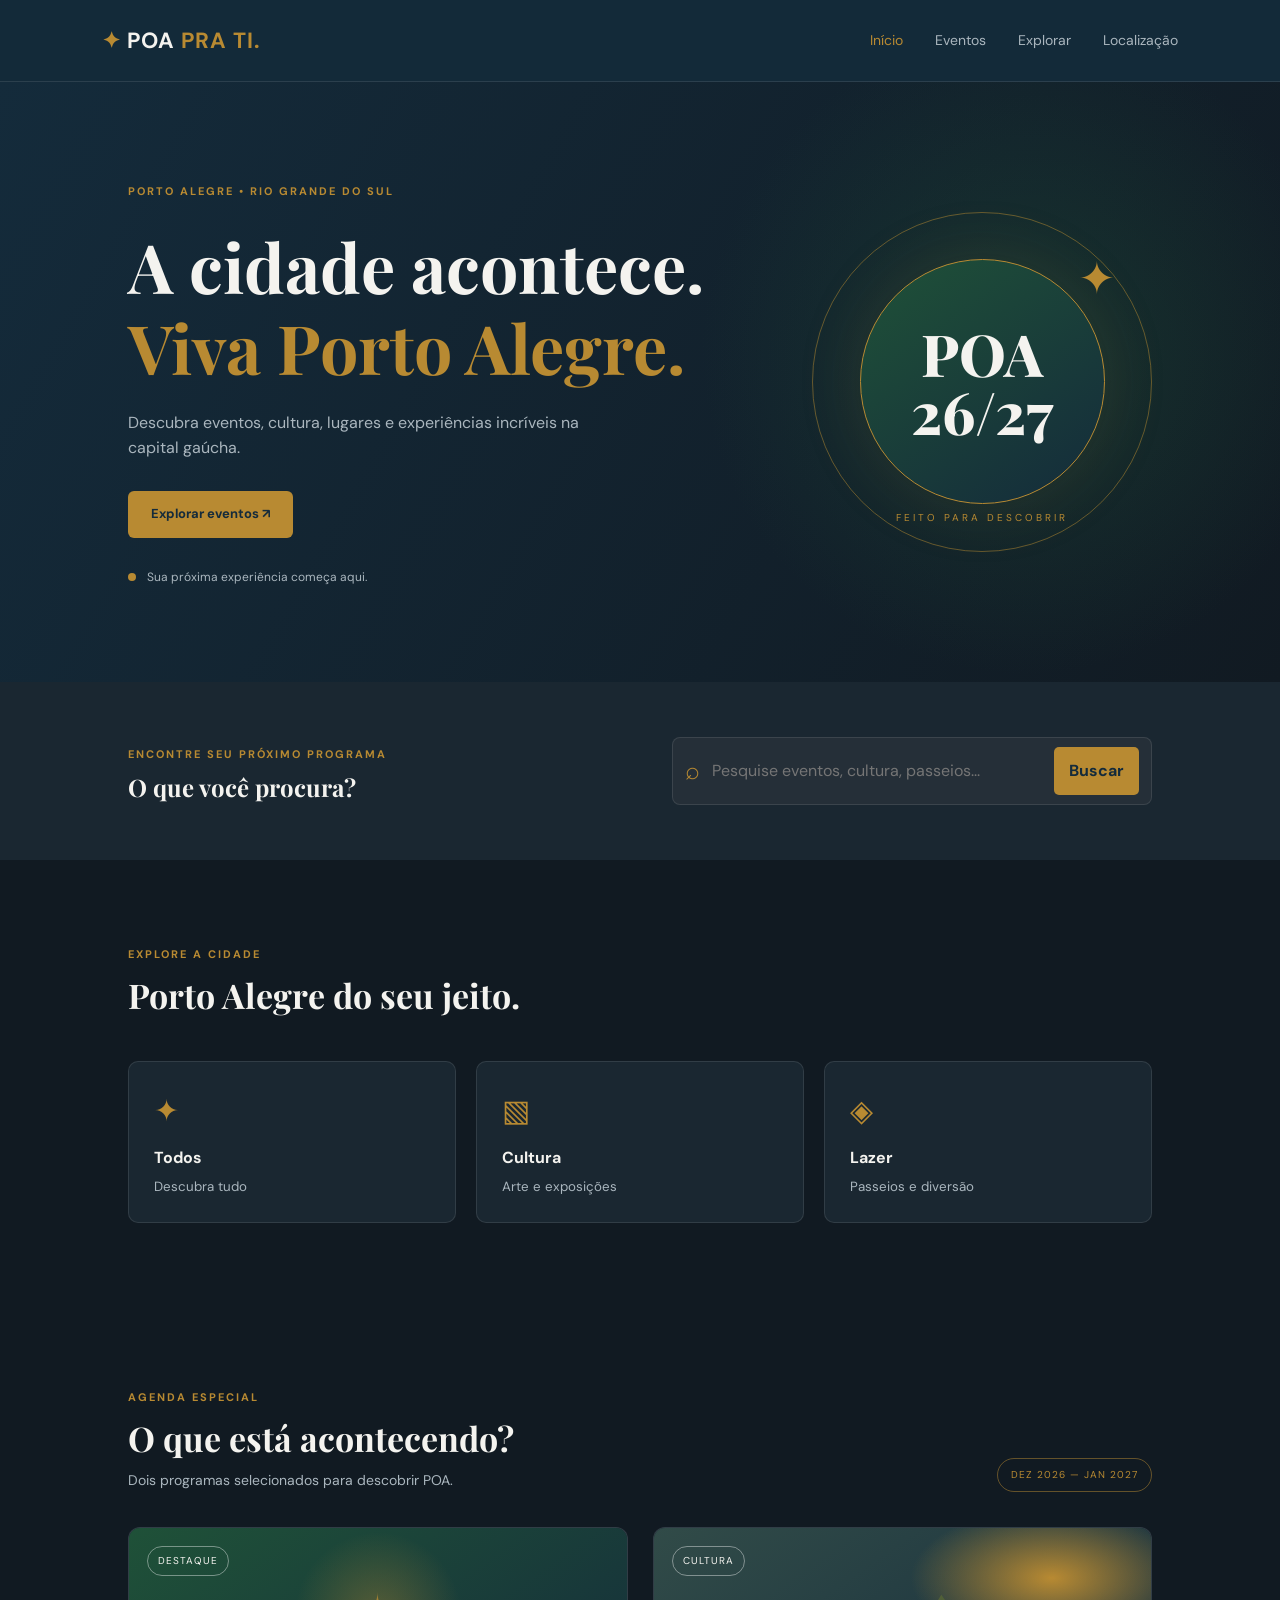
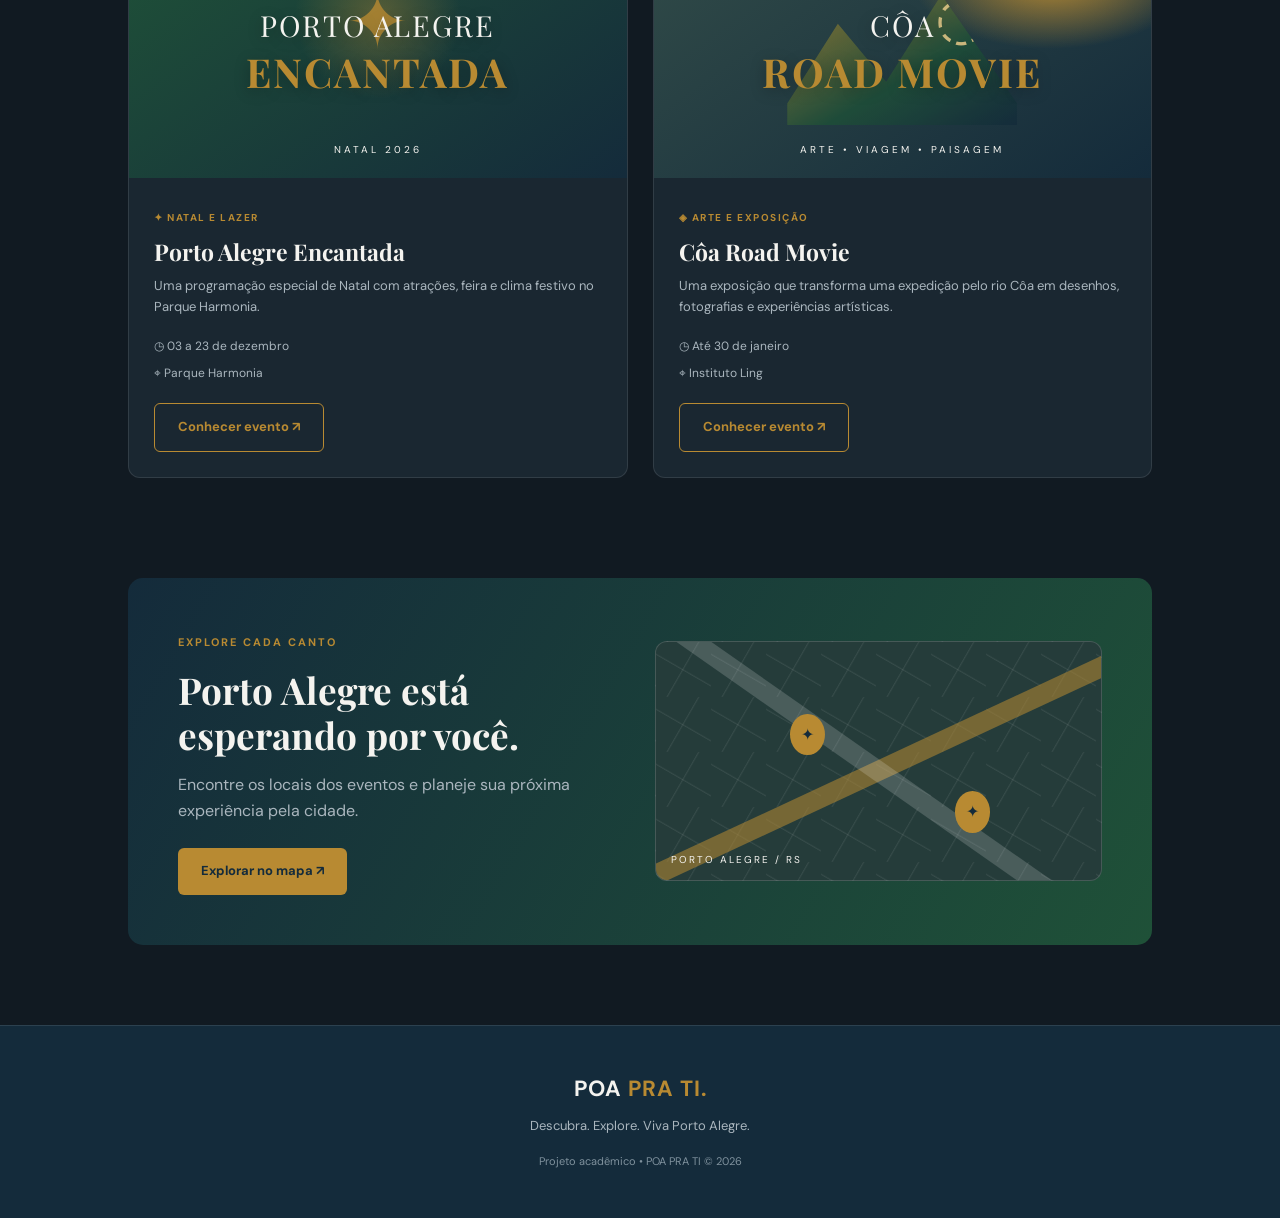
<file: index.html>
<!DOCTYPE html>
<html lang="pt-BR">
<head>
  <meta charset="UTF-8">
  <meta name="viewport" content="width=device-width, initial-scale=1.0">
  <title>POA PRA TI | Descubra Porto Alegre</title>
  <link rel="stylesheet" href="style.css">
  <script src="script.js" defer></script>
</head>
<body>

<header class="header">
  <a href="index.html" class="logo">
    <span class="logo-icon">✦</span>
    POA <span>PRA TI.</span>
  </a>

  <button class="menu-toggle" aria-label="Abrir menu">☰</button>

  <nav class="nav">
    <a href="index.html" class="active">Início</a>
    <a href="#eventos">Eventos</a>
    <a href="#categorias">Explorar</a>
    <a href="#mapa">Localização</a>
  </nav>
</header>

<main>

  <section class="hero">
    <div class="hero-content">
      <span class="eyebrow">PORTO ALEGRE • RIO GRANDE DO SUL</span>

      <h1>A cidade acontece.<br>
        <span>Viva Porto Alegre.</span>
      </h1>

      <p>
        Descubra eventos, cultura, lugares e experiências
        incríveis na capital gaúcha.
      </p>

      <a href="#eventos" class="btn-primary">
        Explorar eventos ↗
      </a>

      <div class="hero-note">
        <span class="gold-dot"></span>
        Sua próxima experiência começa aqui.
      </div>
    </div>

    <div class="hero-art">
      <div class="art-circle"></div>
      <div class="art-text">POA<br>26/27</div>
      <span class="art-star">✦</span>
      <span class="art-label">FEITO PARA DESCOBRIR</span>
    </div>
  </section>

  <section class="search-area">
    <div>
      <span class="eyebrow">ENCONTRE SEU PRÓXIMO PROGRAMA</span>
      <h2>O que você procura?</h2>
    </div>

    <div class="search-box">
      <span>⌕</span>
      <input type="text" id="searchInput"
        placeholder="Pesquise eventos, cultura, passeios...">
      <button id="searchButton">Buscar</button>
    </div>
  </section>

  <section class="section" id="categorias">
    <div class="section-heading">
      <div>
        <span class="eyebrow">EXPLORE A CIDADE</span>
        <h2>Porto Alegre do seu jeito.</h2>
      </div>
    </div>

    <div class="category-grid">
      <button class="category-card" data-filter="todos">
        <span>✦</span>
        <strong>Todos</strong>
        <small>Descubra tudo</small>
      </button>

      <button class="category-card" data-filter="cultura">
        <span>▧</span>
        <strong>Cultura</strong>
        <small>Arte e exposições</small>
      </button>

      <button class="category-card" data-filter="lazer">
        <span>◈</span>
        <strong>Lazer</strong>
        <small>Passeios e diversão</small>
      </button>
    </div>
  </section>

  <section class="section" id="eventos">
    <div class="section-heading">
      <div>
        <span class="eyebrow">AGENDA ESPECIAL</span>
        <h2>O que está acontecendo?</h2>
        <p>Dois programas selecionados para descobrir POA.</p>
      </div>
      <span class="live-label">DEZ 2026 — JAN 2027</span>
    </div>

    <div class="events-grid">

      <article class="event-card" data-category="lazer cultura">
        <div class="poster poster-christmas">
          <span class="poster-tag">DESTAQUE</span>
          <div class="poster-symbol">✦</div>
          <div class="poster-title">
            PORTO ALEGRE<br>
            <strong>ENCANTADA</strong>
          </div>
          <span class="poster-bottom">NATAL 2026</span>
        </div>

        <div class="event-info">
          <span class="event-type">✦ NATAL E LAZER</span>
          <h3>Porto Alegre Encantada</h3>
          <p>Uma programação especial de Natal com atrações, feira e clima festivo no Parque Harmonia.</p>

          <div class="event-meta">
            <span>◷ 03 a 23 de dezembro</span>
            <span>⌖ Parque Harmonia</span>
          </div>

          <a href="evento1.html" class="btn-outline">
            Conhecer evento ↗
          </a>
        </div>
      </article>

      <article class="event-card" data-category="cultura">
        <div class="poster poster-art">
          <span class="poster-tag">CULTURA</span>
          <div class="landscape-art">
            <span>◌</span>
          </div>
          <div class="poster-title">
            CÔA<br><strong>ROAD MOVIE</strong>
          </div>
          <span class="poster-bottom">ARTE • VIAGEM • PAISAGEM</span>
        </div>

        <div class="event-info">
          <span class="event-type">◈ ARTE E EXPOSIÇÃO</span>
          <h3>Côa Road Movie</h3>
          <p>Uma exposição que transforma uma expedição pelo rio Côa em desenhos, fotografias e experiências artísticas.</p>

          <div class="event-meta">
            <span>◷ Até 30 de janeiro</span>
            <span>⌖ Instituto Ling</span>
          </div>

          <a href="evento2.html" class="btn-outline">
            Conhecer evento ↗
          </a>
        </div>
      </article>

    </div>

    <p id="noResults" class="no-results" hidden>
      Nenhum evento encontrado. Tente outra pesquisa.
    </p>
  </section>

  <section class="map-section" id="mapa">
    <div class="map-content">
      <span class="eyebrow">EXPLORE CADA CANTO</span>
      <h2>Porto Alegre está<br>esperando por você.</h2>
      <p>Encontre os locais dos eventos e planeje sua próxima experiência pela cidade.</p>
      <a class="btn-primary"
        href="https://www.google.com/maps/search/?api=1&query=Porto+Alegre+RS"
        target="_blank" rel="noopener">
        Explorar no mapa ↗
      </a>
    </div>

    <div class="map-visual">
      <div class="map-road road-one"></div>
      <div class="map-road road-two"></div>
      <div class="map-pin pin-one">✦</div>
      <div class="map-pin pin-two">✦</div>
      <span class="map-name">PORTO ALEGRE / RS</span>
    </div>
  </section>

</main>

<footer class="footer">
  <a href="index.html" class="logo">POA <span>PRA TI.</span></a>
  <p>Descubra. Explore. Viva Porto Alegre.</p>
  <small>Projeto acadêmico • POA PRA TI © 2026</small>
</footer>

</body>
</html>
</file>
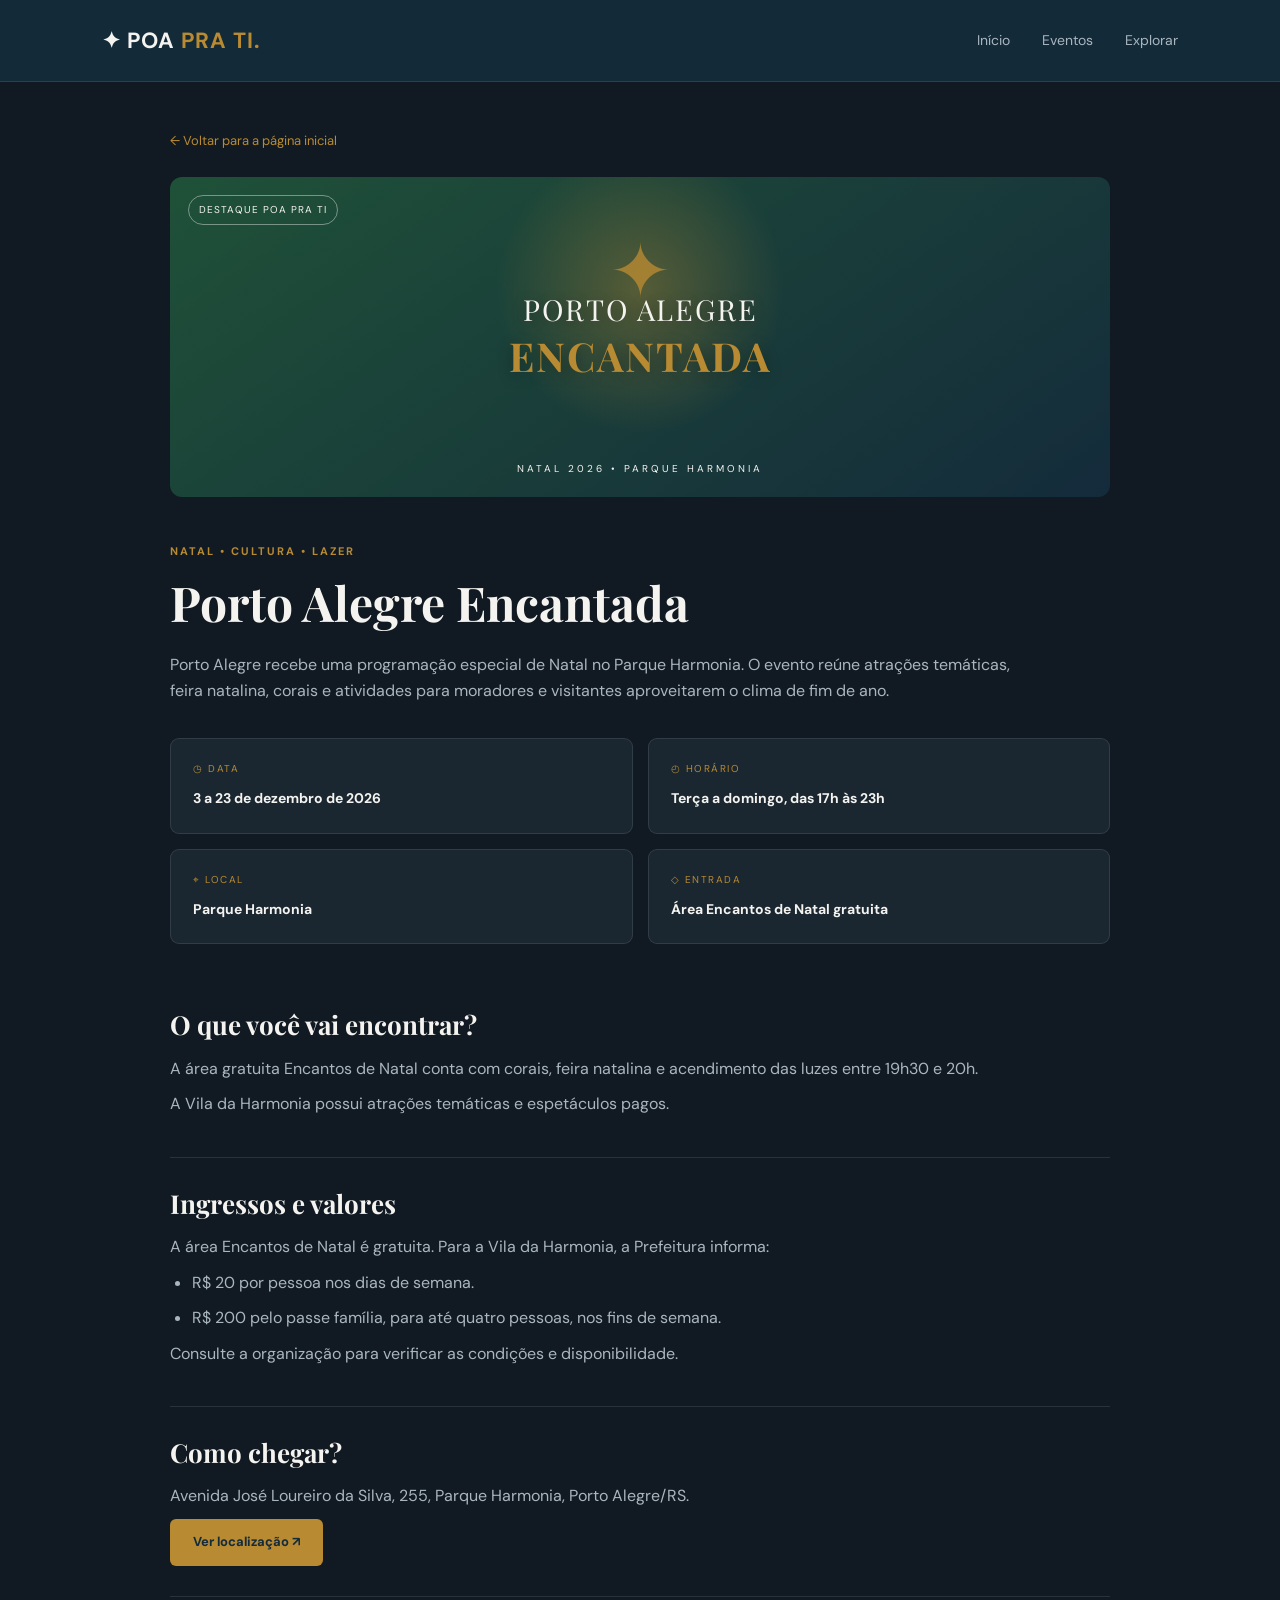
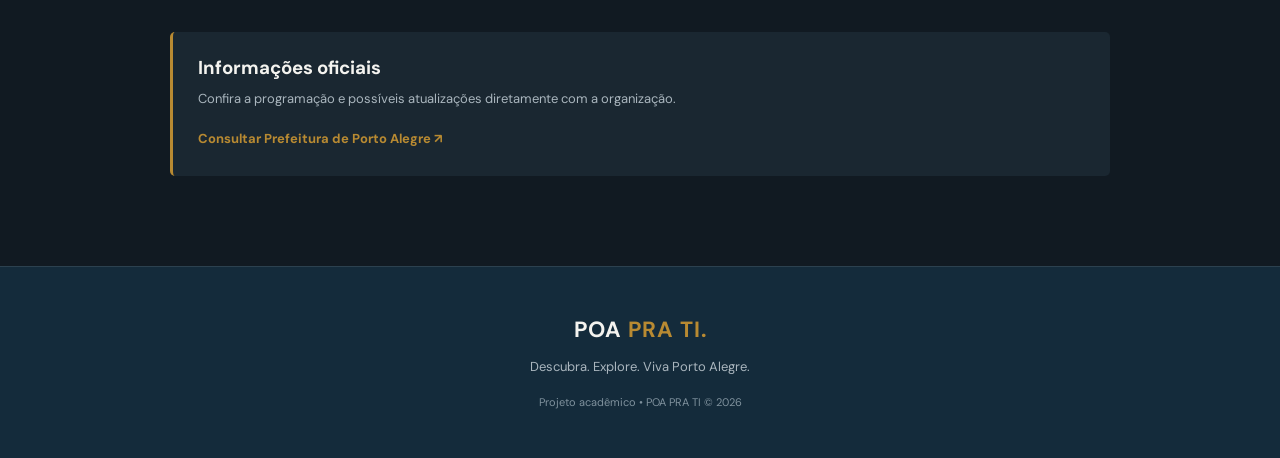
<file: evento1.html>
<!DOCTYPE html>
<html lang="pt-BR">
<head>
  <meta charset="UTF-8">
  <meta name="viewport" content="width=device-width, initial-scale=1.0">
  <title>Porto Alegre Encantada | POA PRA TI</title>
  <link rel="stylesheet" href="style.css">
  <script src="script.js" defer></script>
</head>
<body>

<header class="header">
  <a href="index.html" class="logo">✦ POA <span>PRA TI.</span></a>
  <button class="menu-toggle" aria-label="Abrir menu">☰</button>
  <nav class="nav">
    <a href="index.html">Início</a>
    <a href="index.html#eventos">Eventos</a>
    <a href="index.html#categorias">Explorar</a>
  </nav>
</header>

<main class="detail-page">

  <a href="index.html" class="back-link">← Voltar para a página inicial</a>

  <div class="detail-poster poster poster-christmas">
    <span class="poster-tag">DESTAQUE POA PRA TI</span>
    <div class="poster-symbol">✦</div>
    <div class="poster-title">
      PORTO ALEGRE<br>
      <strong>ENCANTADA</strong>
    </div>
    <span class="poster-bottom">NATAL 2026 • PARQUE HARMONIA</span>
  </div>

  <span class="eyebrow">NATAL • CULTURA • LAZER</span>
  <h1>Porto Alegre Encantada</h1>

  <p class="detail-description">
    Porto Alegre recebe uma programação especial de Natal
    no Parque Harmonia. O evento reúne atrações temáticas,
    feira natalina, corais e atividades para moradores
    e visitantes aproveitarem o clima de fim de ano.
  </p>

  <div class="details-grid">

    <div class="detail-box">
      <span>◷ DATA</span>
      <strong>3 a 23 de dezembro de 2026</strong>
    </div>

    <div class="detail-box">
      <span>◴ HORÁRIO</span>
      <strong>Terça a domingo, das 17h às 23h</strong>
    </div>

    <div class="detail-box">
      <span>⌖ LOCAL</span>
      <strong>Parque Harmonia</strong>
    </div>

    <div class="detail-box">
      <span>◇ ENTRADA</span>
      <strong>Área Encantos de Natal gratuita</strong>
    </div>

  </div>

  <section class="detail-section">
    <h2>O que você vai encontrar?</h2>
    <p>
      A área gratuita Encantos de Natal conta com corais,
      feira natalina e acendimento das luzes entre
      19h30 e 20h.
    </p>
    <p>
      A Vila da Harmonia possui atrações temáticas e
      espetáculos pagos.
    </p>
  </section>

  <section class="detail-section">
    <h2>Ingressos e valores</h2>
    <p>
      A área Encantos de Natal é gratuita.
      Para a Vila da Harmonia, a Prefeitura informa:
    </p>
    <ul>
      <li>R$ 20 por pessoa nos dias de semana.</li>
      <li>R$ 200 pelo passe família, para até quatro pessoas, nos fins de semana.</li>
    </ul>
    <p>Consulte a organização para verificar as condições e disponibilidade.</p>
  </section>

  <section class="detail-section">
    <h2>Como chegar?</h2>
    <p>
      Avenida José Loureiro da Silva, 255,
      Parque Harmonia, Porto Alegre/RS.
    </p>

    <a class="btn-primary"
      href="https://www.google.com/maps/search/?api=1&query=Parque+Harmonia+Porto+Alegre"
      target="_blank" rel="noopener">
      Ver localização ↗
    </a>
  </section>

  <section class="source-box">
    <h3>Informações oficiais</h3>
    <p>Confira a programação e possíveis atualizações diretamente com a organização.</p>
    <a href="https://prefeitura.poa.br/gp/noticias/porto-alegre-encantada-tera-atracoes-ineditas-de-natal-e-festa-de-reveillon-no-harmonia"
      target="_blank" rel="noopener">
      Consultar Prefeitura de Porto Alegre ↗
    </a>
  </section>

</main>

<footer class="footer">
  <a href="index.html" class="logo">POA <span>PRA TI.</span></a>
  <p>Descubra. Explore. Viva Porto Alegre.</p>
  <small>Projeto acadêmico • POA PRA TI © 2026</small>
</footer>

</body>
</html>
</file>
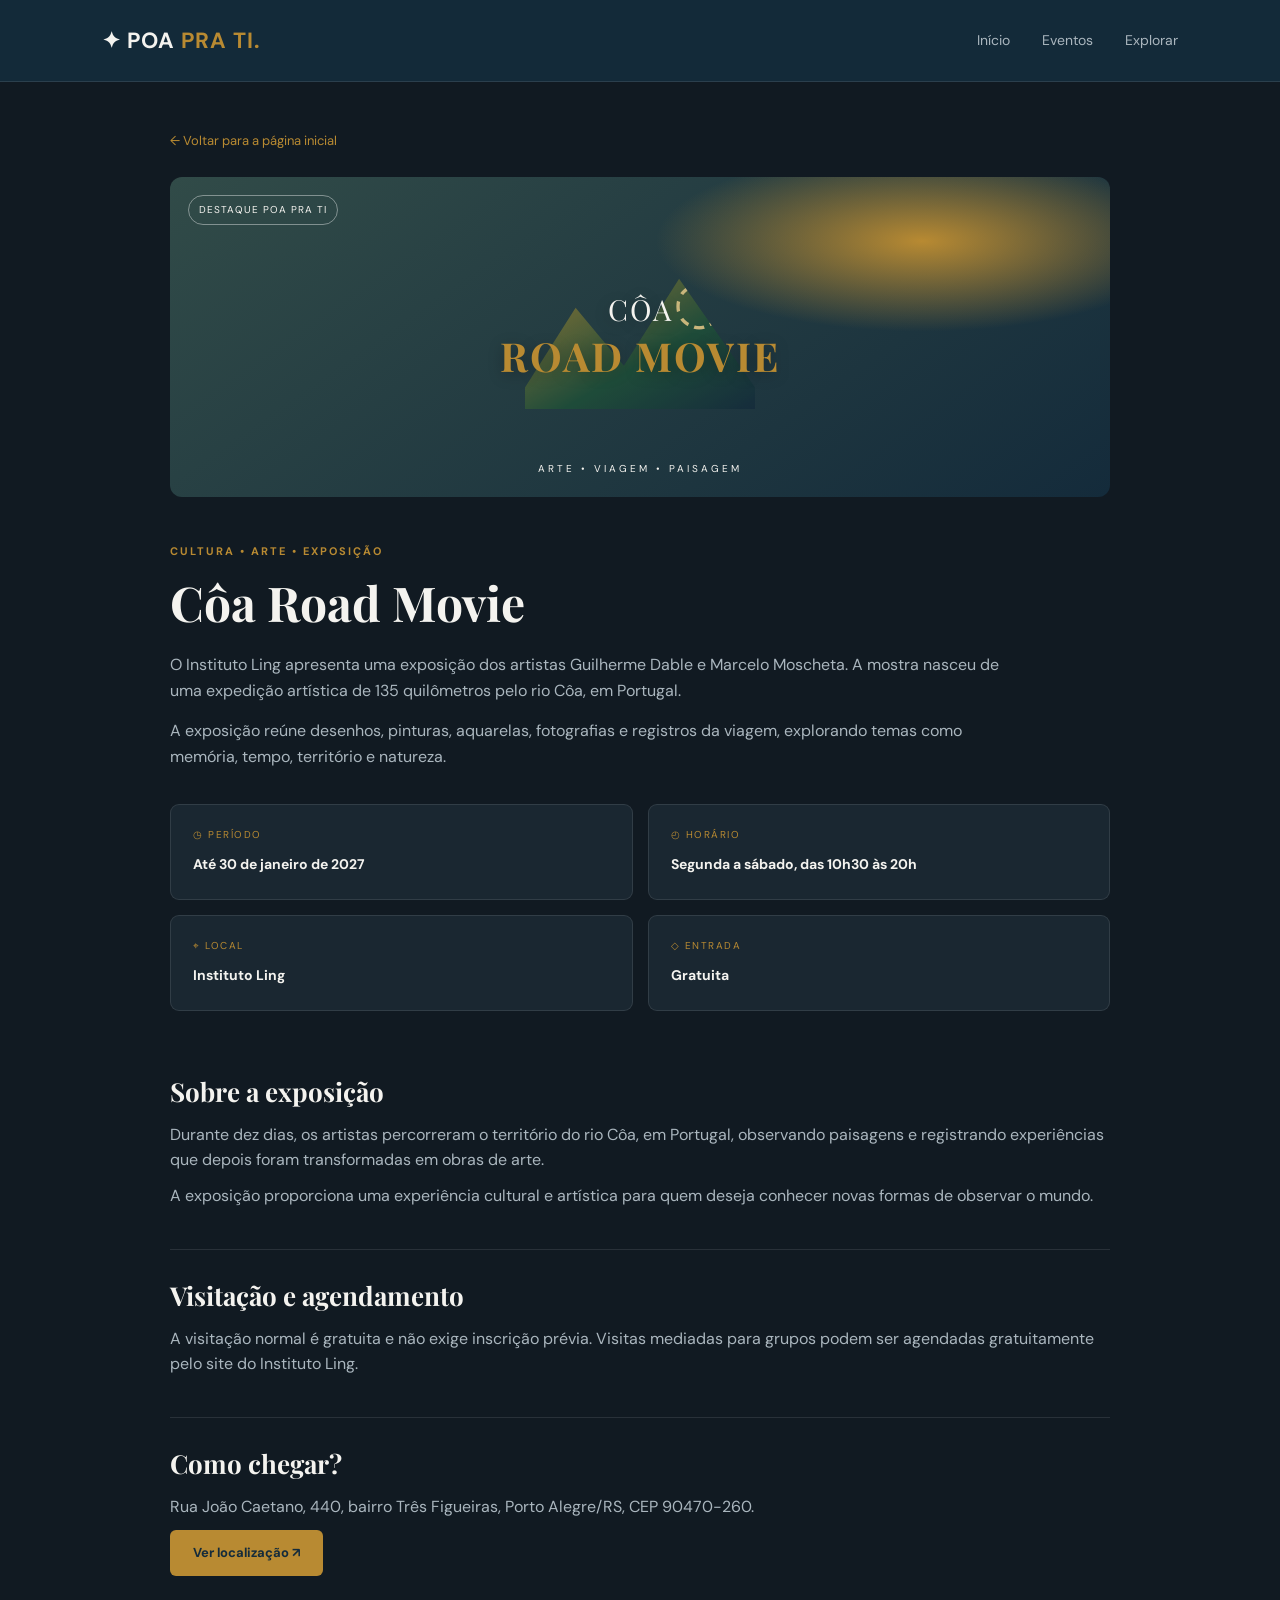
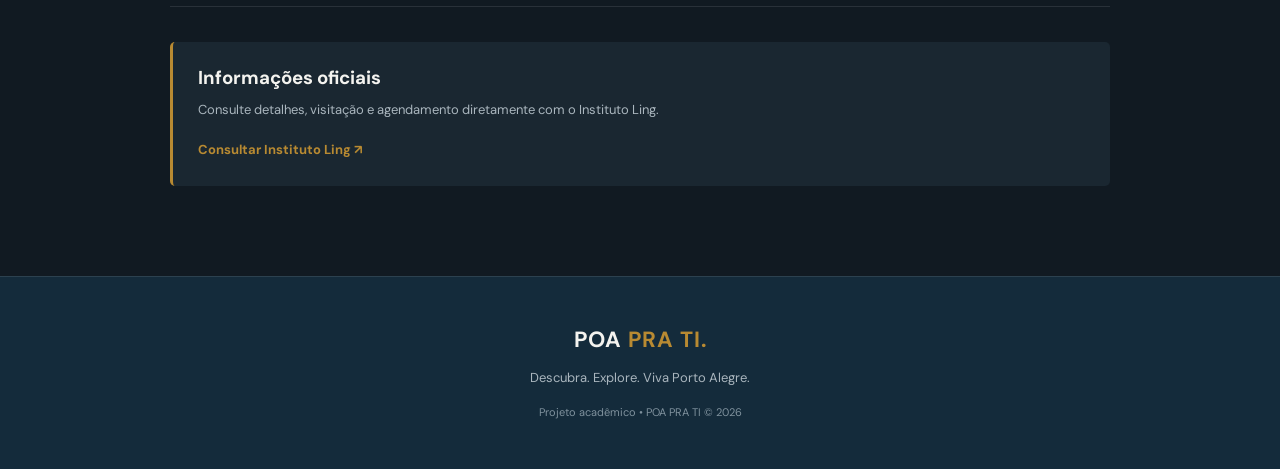
<file: evento2.html>
<!DOCTYPE html>
<html lang="pt-BR">
<head>
  <meta charset="UTF-8">
  <meta name="viewport" content="width=device-width, initial-scale=1.0">
  <title>Côa Road Movie | POA PRA TI</title>
  <link rel="stylesheet" href="style.css">
  <script src="script.js" defer></script>
</head>
<body>

<header class="header">
  <a href="index.html" class="logo">✦ POA <span>PRA TI.</span></a>
  <button class="menu-toggle" aria-label="Abrir menu">☰</button>
  <nav class="nav">
    <a href="index.html">Início</a>
    <a href="index.html#eventos">Eventos</a>
    <a href="index.html#categorias">Explorar</a>
  </nav>
</header>

<main class="detail-page">

  <a href="index.html" class="back-link">← Voltar para a página inicial</a>

  <div class="detail-poster poster poster-art">
    <span class="poster-tag">DESTAQUE POA PRA TI</span>
    <div class="landscape-art">
      <span>◌</span>
    </div>
    <div class="poster-title">
      CÔA<br><strong>ROAD MOVIE</strong>
    </div>
    <span class="poster-bottom">ARTE • VIAGEM • PAISAGEM</span>
  </div>

  <span class="eyebrow">CULTURA • ARTE • EXPOSIÇÃO</span>
  <h1>Côa Road Movie</h1>

  <p class="detail-description">
    O Instituto Ling apresenta uma exposição dos artistas
    Guilherme Dable e Marcelo Moscheta. A mostra nasceu
    de uma expedição artística de 135 quilômetros pelo
    rio Côa, em Portugal.
  </p>

  <p class="detail-description">
    A exposição reúne desenhos, pinturas, aquarelas,
    fotografias e registros da viagem, explorando temas
    como memória, tempo, território e natureza.
  </p>

  <div class="details-grid">

    <div class="detail-box">
      <span>◷ PERÍODO</span>
      <strong>Até 30 de janeiro de 2027</strong>
    </div>

    <div class="detail-box">
      <span>◴ HORÁRIO</span>
      <strong>Segunda a sábado, das 10h30 às 20h</strong>
    </div>

    <div class="detail-box">
      <span>⌖ LOCAL</span>
      <strong>Instituto Ling</strong>
    </div>

    <div class="detail-box">
      <span>◇ ENTRADA</span>
      <strong>Gratuita</strong>
    </div>

  </div>

  <section class="detail-section">
    <h2>Sobre a exposição</h2>
    <p>
      Durante dez dias, os artistas percorreram o território
      do rio Côa, em Portugal, observando paisagens e
      registrando experiências que depois foram
      transformadas em obras de arte.
    </p>
    <p>
      A exposição proporciona uma experiência cultural
      e artística para quem deseja conhecer novas formas
      de observar o mundo.
    </p>
  </section>

  <section class="detail-section">
    <h2>Visitação e agendamento</h2>
    <p>
      A visitação normal é gratuita e não exige inscrição
      prévia. Visitas mediadas para grupos podem ser
      agendadas gratuitamente pelo site do Instituto Ling.
    </p>
  </section>

  <section class="detail-section">
    <h2>Como chegar?</h2>
    <p>
      Rua João Caetano, 440, bairro Três Figueiras,
      Porto Alegre/RS, CEP 90470-260.
    </p>

    <a class="btn-primary"
      href="https://www.google.com/maps/search/?api=1&query=Instituto+Ling+Porto+Alegre"
      target="_blank" rel="noopener">
      Ver localização ↗
    </a>
  </section>

  <section class="source-box">
    <h3>Informações oficiais</h3>
    <p>Consulte detalhes, visitação e agendamento diretamente com o Instituto Ling.</p>
    <a href="https://institutoling.org.br/exposicoes/coa-road-movie-exposicao-de-guilherme-dable-e-marcelo-moscheta"
      target="_blank" rel="noopener">
      Consultar Instituto Ling ↗
    </a>
  </section>

</main>

<footer class="footer">
  <a href="index.html" class="logo">POA <span>PRA TI.</span></a>
  <p>Descubra. Explore. Viva Porto Alegre.</p>
  <small>Projeto acadêmico • POA PRA TI © 2026</small>
</footer>

</body>
</html>
</file>
<file: style.css>
@import url('https://fonts.googleapis.com/css2?family=DM+Sans:wght@400;500;600;700&family=Playfair+Display:wght@600;700;800&display=swap');

:root {
  --navy: #142B3B;
  --green: #1F5138;
  --gold: #B88A32;
  --charcoal: #252F38;
  --background: #111A22;
  --surface: #1A2731;
  --surface-light: #293741;
  --white: #F4F3EF;
  --muted: #AAB6BE;
  --border: rgba(255,255,255,0.10);
}

* {
  margin: 0;
  padding: 0;
  box-sizing: border-box;
}

html {
  scroll-behavior: smooth;
}

body {
  background: var(--background);
  color: var(--white);
  font-family: 'DM Sans', sans-serif;
  line-height: 1.6;
}

a {
  text-decoration: none;
  color: inherit;
}

button, input {
  font: inherit;
}

button {
  cursor: pointer;
}

/* CABEÇALHO */

.header {
  min-height: 82px;
  padding: 0 8%;
  display: flex;
  align-items: center;
  justify-content: space-between;
  background: rgba(20,43,59,0.96);
  border-bottom: 1px solid var(--border);
  position: sticky;
  top: 0;
  z-index: 100;
  backdrop-filter: blur(15px);
}

.logo {
  font-size: 22px;
  font-weight: 700;
  letter-spacing: 1px;
}

.logo span {
  color: var(--gold);
}

.logo-icon {
  color: var(--gold);
}

.nav {
  display: flex;
  gap: 32px;
}

.nav a {
  color: var(--muted);
  font-size: 14px;
  transition: .3s;
}

.nav a:hover,
.nav a.active {
  color: var(--gold);
}

.menu-toggle {
  display: none;
  color: white;
  background: transparent;
  border: 0;
  font-size: 27px;
}

/* HERO */

.hero {
  padding: 95px 10%;
  min-height: 490px;
  display: flex;
  justify-content: space-between;
  align-items: center;
  gap: 40px;
  background:
    radial-gradient(circle at 80% 45%, rgba(31,81,56,.42), transparent 30%),
    linear-gradient(120deg, var(--navy), var(--background));
}

.hero-content {
  max-width: 650px;
}

.eyebrow {
  color: var(--gold);
  font-size: 11px;
  font-weight: 700;
  letter-spacing: 2px;
}

h1, h2, h3 {
  line-height: 1.2;
}

.hero h1 {
  font-family: 'Playfair Display', serif;
  font-size: clamp(42px, 6vw, 68px);
  margin: 22px 0;
}

.hero h1 span {
  color: var(--gold);
}

.hero p {
  color: var(--muted);
  max-width: 490px;
  margin-bottom: 30px;
}

.btn-primary,
.btn-outline {
  display: inline-block;
  padding: 13px 23px;
  border-radius: 6px;
  font-weight: 700;
  font-size: 13px;
  transition: .3s;
}

.btn-primary {
  background: var(--gold);
  color: var(--navy);
}

.btn-primary:hover {
  background: #D4A94D;
  transform: translateY(-3px);
}

.btn-outline {
  border: 1px solid var(--gold);
  color: var(--gold);
  margin-top: 20px;
}

.btn-outline:hover {
  background: var(--gold);
  color: var(--navy);
}

.hero-note {
  margin-top: 30px;
  color: var(--muted);
  font-size: 12px;
}

.gold-dot {
  display: inline-block;
  width: 8px;
  height: 8px;
  background: var(--gold);
  border-radius: 50%;
  margin-right: 8px;
}

/* ARTE DO HERO */

.hero-art {
  width: 340px;
  height: 340px;
  border: 1px solid rgba(184,138,50,.5);
  border-radius: 50%;
  position: relative;
  display: grid;
  place-items: center;
  flex-shrink: 0;
}

.art-circle {
  width: 245px;
  height: 245px;
  border-radius: 50%;
  border: 1px solid var(--gold);
  background: linear-gradient(145deg, var(--green), var(--navy));
  box-shadow: 0 0 70px rgba(184,138,50,.12);
}

.art-text {
  position: absolute;
  font-family: 'Playfair Display', serif;
  font-size: 58px;
  line-height: 1;
  text-align: center;
  font-weight: 800;
}

.art-star {
  position: absolute;
  top: 30px;
  right: 35px;
  color: var(--gold);
  font-size: 45px;
}

.art-label {
  position: absolute;
  bottom: 25px;
  font-size: 10px;
  letter-spacing: 3px;
  color: var(--gold);
}

/* PESQUISA */

.search-area {
  padding: 55px 10%;
  background: var(--surface);
  display: flex;
  justify-content: space-between;
  align-items: center;
  gap: 25px;
  flex-wrap: wrap;
}

.search-area h2 {
  font-family: 'Playfair Display', serif;
  margin-top: 8px;
}

.search-box {
  display: flex;
  align-items: center;
  background: var(--charcoal);
  border: 1px solid var(--border);
  padding: 8px 12px;
  border-radius: 8px;
  width: min(480px, 100%);
}

.search-box > span {
  font-size: 25px;
  color: var(--gold);
}

.search-box input {
  flex: 1;
  min-width: 0;
  padding: 12px;
  background: transparent;
  color: white;
  border: none;
  outline: none;
}

.search-box button {
  background: var(--gold);
  border: 0;
  color: var(--navy);
  font-weight: 700;
  padding: 11px 15px;
  border-radius: 5px;
}

/* SEÇÕES */

.section {
  padding: 80px 10%;
}

.section-heading {
  display: flex;
  align-items: end;
  justify-content: space-between;
  gap: 20px;
  margin-bottom: 35px;
}

.section-heading h2 {
  font-family: 'Playfair Display', serif;
  font-size: 34px;
  margin: 10px 0;
}

.section-heading p {
  color: var(--muted);
  font-size: 14px;
}

.live-label {
  color: var(--gold);
  border: 1px solid rgba(184,138,50,.5);
  padding: 8px 13px;
  border-radius: 30px;
  font-size: 10px;
  letter-spacing: 1px;
}

/* CATEGORIAS */

.category-grid {
  display: grid;
  grid-template-columns: repeat(3, 1fr);
  gap: 20px;
}

.category-card {
  text-align: left;
  padding: 25px;
  border: 1px solid var(--border);
  background: var(--surface);
  color: var(--white);
  border-radius: 10px;
  transition: .3s;
}

.category-card:hover,
.category-card.selected {
  border-color: var(--gold);
  transform: translateY(-4px);
}

.category-card > span {
  display: block;
  color: var(--gold);
  font-size: 30px;
  margin-bottom: 10px;
}

.category-card strong,
.category-card small {
  display: block;
}

.category-card small {
  color: var(--muted);
  margin-top: 5px;
}

/* EVENTOS */

.events-grid {
  display: grid;
  grid-template-columns: repeat(2, 1fr);
  gap: 25px;
}

.event-card {
  overflow: hidden;
  background: var(--surface);
  border: 1px solid var(--border);
  border-radius: 12px;
  transition: .3s;
}

.event-card:hover {
  transform: translateY(-6px);
  border-color: rgba(184,138,50,.6);
}

.poster {
  min-height: 250px;
  position: relative;
  overflow: hidden;
  display: flex;
  flex-direction: column;
  justify-content: center;
  align-items: center;
  text-align: center;
}

.poster-christmas {
  background:
    radial-gradient(circle at 50% 35%, rgba(184,138,50,.38), transparent 28%),
    linear-gradient(145deg, #1F5138, #142B3B);
}

.poster-art {
  background:
    radial-gradient(ellipse at 80% 20%, #B88A32, transparent 25%),
    linear-gradient(145deg, #314B48, #142B3B);
}

.poster-tag {
  position: absolute;
  top: 18px;
  left: 18px;
  font-size: 10px;
  letter-spacing: 1px;
  border: 1px solid rgba(255,255,255,.4);
  padding: 6px 10px;
  border-radius: 20px;
}

.poster-symbol {
  position: absolute;
  top: 35px;
  font-size: 75px;
  color: var(--gold);
  opacity: .8;
}

.poster-title {
  position: relative;
  font-family: 'Playfair Display', serif;
  font-size: 29px;
  letter-spacing: 2px;
  line-height: 1.35;
  text-shadow: 0 3px 15px rgba(0,0,0,.3);
}

.poster-title strong {
  color: var(--gold);
  font-size: 40px;
}

.poster-bottom {
  position: absolute;
  bottom: 20px;
  font-size: 10px;
  letter-spacing: 3px;
}

.landscape-art {
  position: absolute;
  width: 230px;
  height: 145px;
  background: linear-gradient(150deg, #B88A32, #1F5138 60%, #142B3B);
  clip-path: polygon(0 85%, 22% 30%, 43% 70%, 67% 10%, 100% 85%, 100% 100%, 0 100%);
  opacity: .8;
}

.landscape-art span {
  position: absolute;
  top: -10px;
  right: 30px;
  color: #F4D68B;
  font-size: 60px;
}

.event-info {
  padding: 25px;
}

.event-type {
  color: var(--gold);
  font-size: 10px;
  letter-spacing: 1.5px;
  font-weight: 700;
}

.event-info h3 {
  font-family: 'Playfair Display', serif;
  font-size: 23px;
  margin: 10px 0;
}

.event-info p {
  color: var(--muted);
  font-size: 13px;
}

.event-meta {
  display: flex;
  flex-direction: column;
  gap: 7px;
  margin-top: 20px;
  font-size: 12px;
  color: var(--muted);
}

.no-results {
  color: var(--gold);
  padding: 30px;
  text-align: center;
}

/* MAPA */

.map-section {
  margin: 20px 10% 80px;
  padding: 50px;
  background: linear-gradient(120deg, var(--navy), var(--green));
  border-radius: 15px;
  display: grid;
  grid-template-columns: 1fr 1fr;
  align-items: center;
  gap: 30px;
}

.map-content h2 {
  font-family: 'Playfair Display', serif;
  font-size: 37px;
  margin: 15px 0;
}

.map-content p {
  color: var(--muted);
  margin-bottom: 25px;
}

.map-visual {
  height: 240px;
  background: #253C3A;
  border: 1px solid rgba(255,255,255,.15);
  border-radius: 12px;
  position: relative;
  overflow: hidden;
  background-image:
    linear-gradient(30deg, transparent 48%, rgba(255,255,255,.08) 49%, transparent 51%),
    linear-gradient(120deg, transparent 48%, rgba(255,255,255,.08) 49%, transparent 51%);
  background-size: 55px 55px;
}

.map-road {
  position: absolute;
  width: 130%;
  height: 20px;
  background: rgba(184,138,50,.55);
  top: 50%;
  left: -15%;
  transform: rotate(-25deg);
}

.road-two {
  transform: rotate(35deg);
  background: rgba(255,255,255,.17);
}

.map-pin {
  position: absolute;
  background: var(--gold);
  color: var(--navy);
  padding: 8px 11px;
  border-radius: 50%;
  z-index: 2;
}

.pin-one {
  top: 30%;
  left: 30%;
}

.pin-two {
  bottom: 20%;
  right: 25%;
}

.map-name {
  position: absolute;
  bottom: 12px;
  left: 15px;
  font-size: 10px;
  letter-spacing: 2px;
}

/* PÁGINAS INTERNAS */

.detail-page {
  max-width: 1000px;
  padding: 45px 30px 90px;
  margin: auto;
}

.back-link {
  display: inline-block;
  color: var(--gold);
  margin-bottom: 25px;
  font-size: 13px;
}

.detail-poster {
  min-height: 320px;
  border-radius: 12px;
  margin-bottom: 40px;
}

.detail-page h1 {
  font-family: 'Playfair Display', serif;
  font-size: clamp(34px, 5vw, 48px);
  margin: 12px 0 20px;
}

.detail-description {
  color: var(--muted);
  margin-bottom: 15px;
  max-width: 850px;
}

.details-grid {
  display: grid;
  grid-template-columns: repeat(2, 1fr);
  gap: 15px;
  margin: 35px 0;
}

.detail-box {
  padding: 22px;
  background: var(--surface);
  border: 1px solid var(--border);
  border-radius: 9px;
}

.detail-box span {
  display: block;
  color: var(--gold);
  font-size: 10px;
  letter-spacing: 1.5px;
  margin-bottom: 8px;
}

.detail-box strong {
  font-size: 14px;
}

.detail-section {
  padding: 30px 0;
  border-bottom: 1px solid var(--border);
}

.detail-section h2 {
  font-family: 'Playfair Display', serif;
  font-size: 26px;
  margin-bottom: 15px;
}

.detail-section p,
.detail-section li {
  color: var(--muted);
  margin-bottom: 10px;
}

.detail-section ul {
  padding-left: 22px;
}

.source-box {
  margin-top: 35px;
  padding: 25px;
  background: var(--surface);
  border-left: 3px solid var(--gold);
  border-radius: 5px;
}

.source-box h3 {
  margin-bottom: 10px;
}

.source-box p {
  color: var(--muted);
  font-size: 13px;
  margin-bottom: 15px;
}

.source-box a {
  color: var(--gold);
  font-weight: 700;
  font-size: 13px;
}

/* RODAPÉ */

.footer {
  padding: 45px 10%;
  background: var(--navy);
  border-top: 1px solid var(--border);
  text-align: center;
}

.footer p {
  color: var(--muted);
  margin: 10px 0;
  font-size: 13px;
}

.footer small {
  color: #7F919D;
  font-size: 11px;
}

/* RESPONSIVIDADE */

@media (max-width: 800px) {
  .header {
    padding: 0 6%;
  }

  .menu-toggle {
    display: block;
  }

  .nav {
    display: none;
    position: absolute;
    top: 81px;
    left: 0;
    width: 100%;
    background: var(--navy);
    flex-direction: column;
    padding: 25px 7%;
    gap: 20px;
    border-top: 1px solid var(--border);
  }

  .nav.open {
    display: flex;
  }

  .hero {
    padding: 65px 7%;
  }

  .hero-art {
    display: none;
  }

  .search-area,
  .section {
    padding-left: 7%;
    padding-right: 7%;
  }

  .events-grid {
    grid-template-columns: 1fr;
  }

  .map-section {
    margin-left: 7%;
    margin-right: 7%;
    padding: 30px;
    grid-template-columns: 1fr;
  }
}

@media (max-width: 520px) {
  .category-grid {
    grid-template-columns: 1fr;
  }

  .section-heading {
    align-items: flex-start;
    flex-direction: column;
  }

  .details-grid {
    grid-template-columns: 1fr;
  }

  .search-box {
    flex-wrap: wrap;
  }

  .search-box button {
    width: 100%;
  }

  .detail-page {
    padding: 30px 6% 60px;
  }

  .detail-poster {
    min-height: 240px;
  }

  .map-section {
    padding: 25px;
  }

  .hero h1 {
    font-size: 42px;
  }
}
</file>
